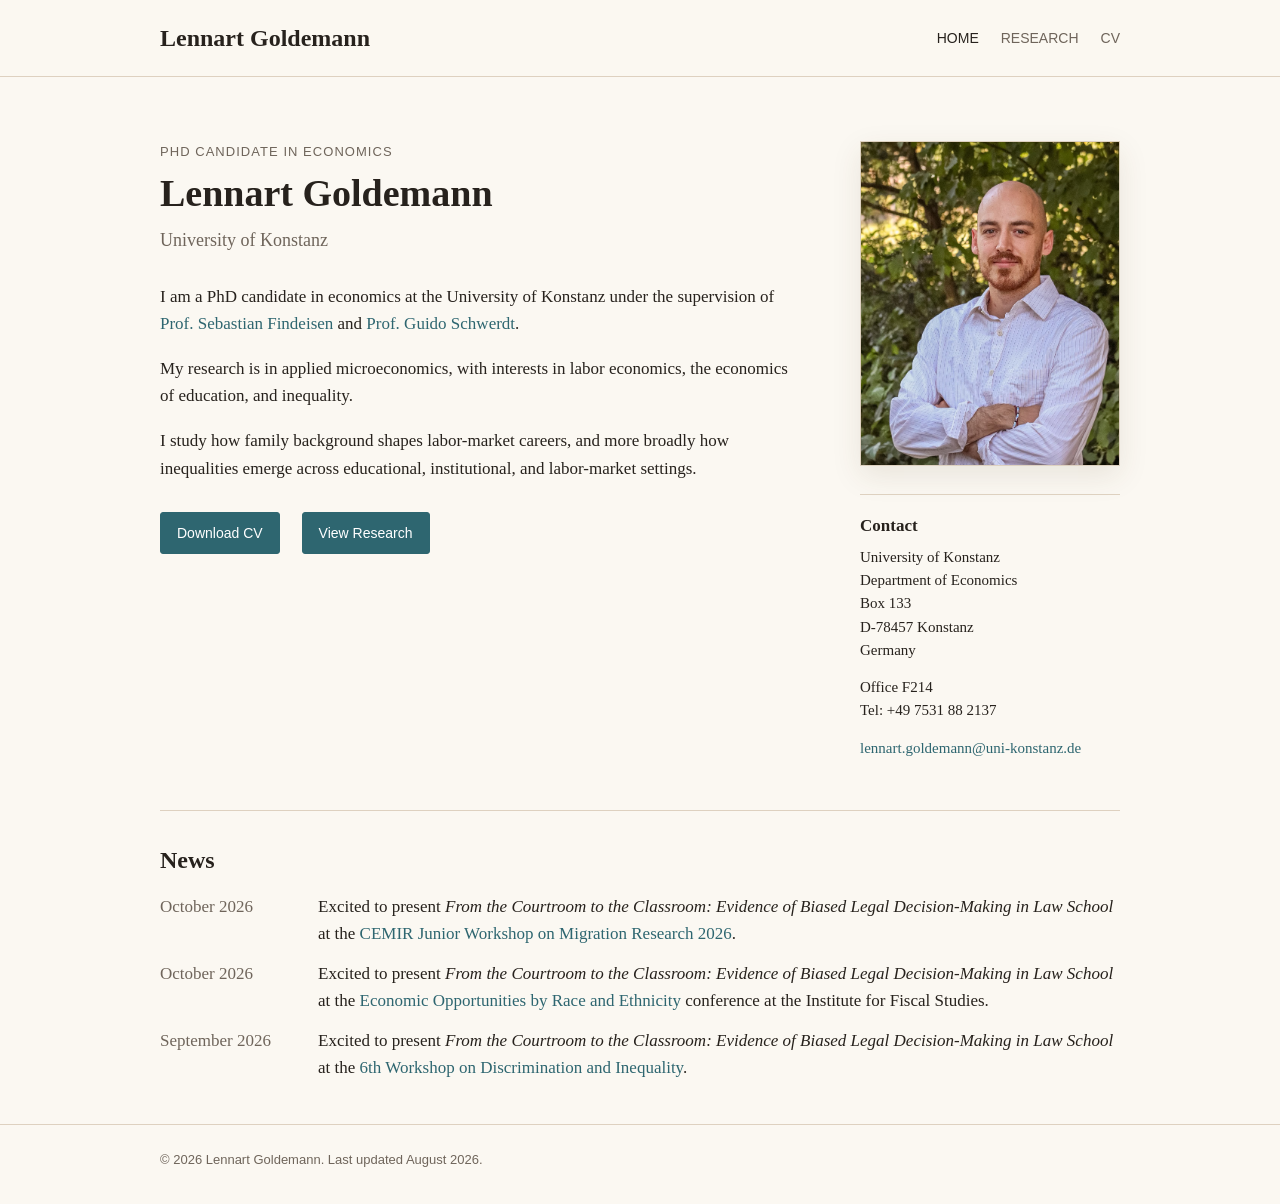
<file: index.html>
<!doctype html>
<html lang="en">
  <head>
    <meta charset="utf-8">
    <meta name="viewport" content="width=device-width, initial-scale=1">
    <title>Lennart Goldemann</title>
    <meta
      name="description"
      content="Personal research website for Lennart Goldemann, PhD candidate in economics."
    >
    <link rel="stylesheet" href="assets/styles.css">
  </head>
  <body>
    <header class="site-header">
      <div class="container header-inner">
        <a class="site-title" href="index.html">Lennart Goldemann</a>
        <nav class="site-nav" aria-label="Main navigation">
          <a href="index.html" aria-current="page">Home</a>
          <a href="research.html">Research</a>
          <a href="assets/CV_Goldemann.pdf">CV</a>
        </nav>
      </div>
    </header>

    <main class="container main-layout">
      <section class="intro" aria-labelledby="intro-heading">
        <!-- Edit the text below with your current title, affiliation, and bio. -->
        <p class="eyebrow">PhD Candidate in Economics</p>
        <h1 id="intro-heading">Lennart Goldemann</h1>
        <p class="position">University of Konstanz</p>

        <p>
          I am a PhD candidate in economics at the University of Konstanz under
          the supervision of
          <a href="https://sebastian-findeisen.com/">Prof. Sebastian Findeisen</a>
          and
          <a href="https://www.wiwi.uni-konstanz.de/schwerdt/personen/prof-dr-guido-schwerdt/">Prof. Guido Schwerdt</a>.
        </p>

        <p>
          My research is in applied microeconomics, with interests in labor
          economics, the economics of education, and inequality.
        </p>

        <p>
          I study how family background shapes labor-market careers, and more
          broadly how inequalities emerge across educational, institutional, and
          labor-market settings.
        </p>

        <div class="action-row" aria-label="Primary links">
          <a class="button" href="assets/CV_Goldemann.pdf">Download CV</a>
          <a class="button" href="research.html">View Research</a>
        </div>
      </section>

      <aside class="profile-card" aria-label="Profile information">
        <figure class="portrait">
          <img
            src="assets/picture_website.jpeg"
            width="400"
            height="400"
            alt="Portrait of Lennart Goldemann"
            onerror="this.closest('.portrait').classList.add('is-missing'); this.remove();"
          >
          <figcaption>Add your photo as <span>assets/picture_website.jpeg</span></figcaption>
        </figure>

        <section class="contact-block" aria-labelledby="contact-heading">
          <h2 id="contact-heading">Contact</h2>
          <p>
            University of Konstanz<br>
            Department of Economics<br>
            Box 133<br>
            D-78457 Konstanz<br>
            Germany
          </p>
          <p>
            Office F214<br>
            Tel: +49 7531 88 2137
          </p>
          <p>
            <a href="mailto:lennart.goldemann@uni-konstanz.de">lennart.goldemann@uni-konstanz.de</a>
          </p>
        </section>
      </aside>
    </main>

    <section class="container page-section" aria-labelledby="news-heading">
      <h2 id="news-heading">News</h2>
      <!-- Add news items here when you have updates to share. -->
      <ul class="news-list">
        <li>
          <time datetime="2026-10-28">October&nbsp;2026</time>
          <span>
            Excited to present <em>From the Courtroom to the Classroom: Evidence
            of Biased Legal Decision-Making in Law School</em> at the
            <a href="https://www.ifo.de/en/cesifo/event/2026-10-28/cemir-junior-workshop-migration-research-2026">CEMIR Junior Workshop on Migration Research 2026</a>.
          </span>
        </li>
        <li>
          <time datetime="2026-10-05">October&nbsp;2026</time>
          <span>
            Excited to present <em>From the Courtroom to the Classroom: Evidence
            of Biased Legal Decision-Making in Law School</em> at the
            <a href="https://ifs.org.uk/events/economic-opportunities-race-and-ethnicity">Economic Opportunities by Race and Ethnicity</a>
            conference at the Institute for Fiscal Studies.
          </span>
        </li>
        <li>
          <time datetime="2026-09">September&nbsp;2026</time>
          <span>
            Excited to present <em>From the Courtroom to the Classroom: Evidence
            of Biased Legal Decision-Making in Law School</em> at the
            <a href="https://theeconomicmisfit.com/2026/03/01/2026-discrimination-and-diversity-workshop/">6th Workshop on Discrimination
            and Inequality</a>.
          </span>
        </li>
      </ul>
    </section>

    <footer class="site-footer">
      <div class="container">
        <p>&copy; 2026 Lennart Goldemann. Last updated August 2026.</p>
      </div>
    </footer>
  </body>
</html>
</file>
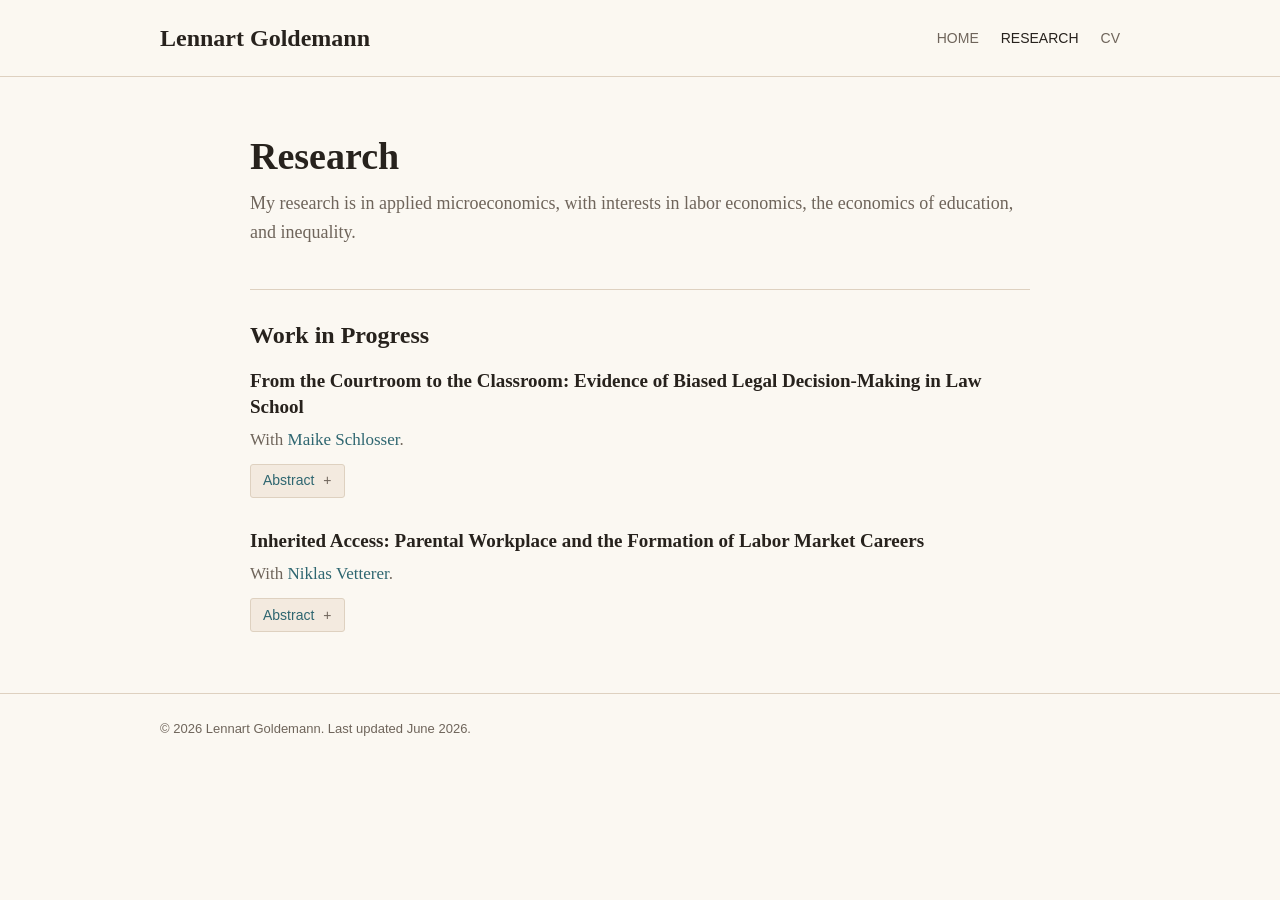
<file: research.html>
<!doctype html>
<html lang="en">
  <head>
    <meta charset="utf-8">
    <meta name="viewport" content="width=device-width, initial-scale=1">
    <title>Lennart Goldemann</title>
    <meta
      name="description"
      content="Research by Lennart Goldemann in economics."
    >
    <link rel="stylesheet" href="assets/styles.css">
  </head>
  <body>
    <header class="site-header">
      <div class="container header-inner">
        <a class="site-title" href="index.html">Lennart Goldemann</a>
        <nav class="site-nav" aria-label="Main navigation">
          <a href="index.html">Home</a>
          <a href="research.html" aria-current="page">Research</a>
          <a href="assets/CV_Goldemann.pdf">CV</a>
        </nav>
      </div>
    </header>

    <main class="container content-page">
      <header class="page-heading">
        <h1>Research</h1>
        <p>
          My research is in applied microeconomics, with interests in labor
          economics, the economics of education, and inequality.
        </p>
      </header>

      <section class="research-section" aria-labelledby="progress-heading">
        <h2 id="progress-heading">Work in Progress</h2>

        <article class="paper">
          <h3>From the Courtroom to the Classroom: Evidence of Biased Legal Decision-Making in Law School</h3>
          <p class="paper-meta">
            With <a href="https://maikeschl.github.io/maikeschl/#">Maike Schlosser</a>.
          </p>
          <details class="abstract">
            <summary>Abstract</summary>
            <p>
              Extensive research documents ethnicity- and gender-based disparities in judicial
              decision-making, a puzzling finding given legal professionals' rigorous training in
              evidence-based reasoning. Whether these disparities originate in professional practice
              or already exist during legal training remains unknown. We address this via a survey
              experiment with about 3,000 law students across 19 German universities. We randomly
              assign students to treatment or control versions of five criminal-law cases in which
              only the main subject's name is varied to signal ethnicity or gender. We find that
              subjects with ethnic-minority names receive significantly harsher, faster, and more
              confident evaluations than those with German-sounding names, while female subjects are
              evaluated more leniently than men; both patterns carry through to sentencing
              recommendations. Effect sizes vary by offense type, and students exhibit in-group
              biases. Critically, bias magnitude does not decline with training, indicating current
              legal education does not correct these disparities and curriculum reform may be needed.
            </p>
          </details>
        </article>

        <article class="paper">
          <h3>Inherited Access: Parental Workplace and the Formation of Labor Market Careers</h3>
          <p class="paper-meta">
            With <a href="https://niklasvetterer.github.io/index.html">Niklas Vetterer</a>.
          </p>
          <details class="abstract">
            <summary>Abstract</summary>
            <p>
              This paper studies how access to the parental workplace affects career trajectories of
              children. The setting is the German vocational training system, where many young workers
              enter the labor market through firm-based apprenticeships. Using matched
              employer-employee administrative data and a novel household-linking algorithm, we
              identify approximately 700,000 children and their parents and examine whether starting
              an apprenticeship at the primary earner's employer improves subsequent labor market
              outcomes. To address endogenous sorting into connected firms, we implement an
              instrumental variables strategy exploiting transitory, firm-specific variation in
              competition among coworkers' children for a limited number of apprenticeship slots.
              Conceptually, we compare children whose parents work at the same firm but who enter the
              labor market in different years. We find that starting at the parent's employer
              increases earnings substantially at labor market entry. One year after apprenticeship
              start, connected entrants earn 15 percent more than comparable non-connected entrants;
              ten years after entry, the earnings advantage remains 11.5 percent. Dynamic estimates
              show that earnings gains are largest shortly after apprenticeship completion and are
              partly driven by access to higher-paying firms, higher retention at the training firm,
              and faster within-firm career progression. Over time, non-connected workers catch up
              through more frequent firm switching, and earnings differences disappear after 15 years.
            </p>
          </details>
        </article>
      </section>
    </main>

    <footer class="site-footer">
      <div class="container">
        <p>&copy; 2026 Lennart Goldemann. Last updated June 2026.</p>
      </div>
    </footer>
  </body>
</html>
</file>
<file: assets/styles.css>
:root {
  --bg: #fbf8f2;
  --text: #27221d;
  --muted: #6f655b;
  --border: #ded1c0;
  --soft: #f3eadf;
  --abstract-bg: #eef0e6;
  --abstract-border: #d3d6c6;
  --link: #2e6670;
  --link-hover: #214b52;
  --max-width: 960px;
}

* {
  box-sizing: border-box;
}

html {
  color-scheme: light;
}

body {
  margin: 0;
  background: var(--bg);
  color: var(--text);
  font-family: Georgia, "Times New Roman", serif;
  font-size: 17px;
  line-height: 1.62;
}

img {
  display: block;
  max-width: 100%;
}

a {
  color: var(--link);
  text-decoration: none;
}

a:hover,
a:focus-visible {
  color: var(--link-hover);
  text-decoration: underline;
}

a:focus-visible {
  outline: 2px solid var(--link);
  outline-offset: 3px;
}

.container {
  width: min(calc(100% - 32px), var(--max-width));
  margin: 0 auto;
}

.site-header {
  border-bottom: 1px solid var(--border);
  background: rgba(251, 248, 242, 0.96);
}

.header-inner {
  display: flex;
  align-items: center;
  justify-content: space-between;
  gap: 24px;
  min-height: 76px;
}

.site-title {
  color: var(--text);
  font-size: 24px;
  font-weight: 700;
  line-height: 1.2;
}

.site-title:hover,
.site-title:focus-visible {
  color: var(--text);
  text-decoration: none;
}

.site-nav {
  display: flex;
  align-items: center;
  gap: 22px;
  font-family: Arial, Helvetica, sans-serif;
  font-size: 14px;
  letter-spacing: 0;
  text-transform: uppercase;
}

.site-nav a {
  color: var(--muted);
}

.site-nav a[aria-current="page"],
.site-nav a:hover,
.site-nav a:focus-visible {
  color: var(--text);
}

.main-layout {
  display: grid;
  grid-template-columns: minmax(0, 1fr) 260px;
  gap: 56px;
  padding: 64px 0 36px;
}

.intro {
  max-width: 660px;
}

.eyebrow {
  margin: 0 0 10px;
  color: var(--muted);
  font-family: Arial, Helvetica, sans-serif;
  font-size: 13px;
  letter-spacing: 0.08em;
  text-transform: uppercase;
}

h1,
h2,
h3,
p {
  margin-top: 0;
}

h1 {
  margin-bottom: 10px;
  font-size: 38px;
  line-height: 1.15;
}

h2 {
  margin-bottom: 18px;
  font-size: 24px;
  line-height: 1.25;
}

h3 {
  margin-bottom: 7px;
  font-size: 19px;
  line-height: 1.35;
}

.position {
  margin-bottom: 28px;
  color: var(--muted);
  font-size: 18px;
}

.action-row {
  display: flex;
  flex-wrap: wrap;
  align-items: center;
  gap: 16px 22px;
  margin-top: 30px;
}

.button {
  display: inline-flex;
  align-items: center;
  justify-content: center;
  min-height: 42px;
  padding: 9px 16px;
  border: 1px solid var(--link);
  border-radius: 3px;
  background: var(--link);
  color: #fff;
  font-family: Arial, Helvetica, sans-serif;
  font-size: 14px;
  line-height: 1.2;
}

.button:hover,
.button:focus-visible {
  background: var(--link-hover);
  color: #fff;
  text-decoration: none;
}

.text-link {
  font-family: Arial, Helvetica, sans-serif;
  font-size: 14px;
}

.profile-card {
  align-self: start;
}

.portrait {
  margin: 0 0 28px;
  border: 1px solid var(--border);
  background: var(--soft);
  box-shadow: 0 10px 28px rgba(82, 58, 34, 0.1);
}

.portrait img {
  width: 100%;
  height: auto;
  aspect-ratio: 4 / 5;
  object-fit: cover;
}

.portrait figcaption {
  display: none;
  min-height: 220px;
  padding: 24px;
  color: var(--muted);
  place-items: center;
  text-align: center;
}

.portrait.is-missing figcaption {
  display: grid;
}

.portrait figcaption span {
  display: block;
  margin-top: 6px;
  color: var(--text);
  font-family: Arial, Helvetica, sans-serif;
  font-size: 13px;
}

.contact-block {
  border-top: 1px solid var(--border);
  padding-top: 20px;
  font-size: 15px;
  line-height: 1.55;
}

.contact-block h2 {
  margin-bottom: 10px;
  font-size: 17px;
}

.contact-block p {
  margin-bottom: 14px;
}

.page-section {
  border-top: 1px solid var(--border);
  padding: 34px 0 42px;
}

.news-list {
  display: grid;
  gap: 12px;
  margin: 0;
  padding: 0;
  list-style: none;
}

.news-list li {
  display: grid;
  grid-template-columns: minmax(140px, max-content) minmax(0, 1fr);
  gap: 18px;
}

.news-list time,
.paper-meta,
.site-footer {
  color: var(--muted);
}

.news-list time {
  white-space: nowrap;
}

.content-page {
  max-width: 780px;
  padding: 58px 0 48px;
}

.page-heading {
  margin-bottom: 42px;
}

.page-heading p {
  color: var(--muted);
  font-size: 18px;
}

.research-section {
  border-top: 1px solid var(--border);
  padding-top: 30px;
  margin-top: 34px;
}

.paper {
  margin-bottom: 30px;
}

.paper:last-child {
  margin-bottom: 0;
}

.paper p {
  margin-bottom: 10px;
}

.abstract {
  margin: 8px 0 13px;
}

.abstract[open] {
  padding: 10px 14px 2px;
  border: 1px solid var(--abstract-border);
  border-radius: 4px;
  background: var(--abstract-bg);
}

.abstract summary {
  display: inline-flex;
  align-items: center;
  min-height: 34px;
  padding: 6px 12px;
  border: 1px solid var(--border);
  border-radius: 3px;
  background: var(--soft);
  color: var(--link);
  cursor: pointer;
  font-family: Arial, Helvetica, sans-serif;
  font-size: 14px;
  line-height: 1.2;
  list-style: none;
}

.abstract summary::-webkit-details-marker {
  display: none;
}

.abstract summary::after {
  content: "+";
  margin-left: 9px;
  color: var(--muted);
}

.abstract[open] summary::after {
  content: "-";
}

.abstract summary:hover,
.abstract summary:focus-visible {
  border-color: var(--link);
  color: var(--link-hover);
}

.abstract p {
  margin: 12px 0 14px;
  color: var(--text);
}

.paper-links {
  display: flex;
  flex-wrap: wrap;
  gap: 10px 16px;
  font-family: Arial, Helvetica, sans-serif;
  font-size: 14px;
}

.site-footer {
  border-top: 1px solid var(--border);
  padding: 24px 0 34px;
  font-family: Arial, Helvetica, sans-serif;
  font-size: 13px;
}

.site-footer p {
  margin: 0;
}

@media (max-width: 760px) {
  body {
    font-size: 16px;
  }

  .header-inner {
    align-items: flex-start;
    flex-direction: column;
    gap: 12px;
    padding: 18px 0;
  }

  .site-nav {
    flex-wrap: wrap;
    gap: 12px 18px;
  }

  .main-layout {
    grid-template-columns: 1fr;
    gap: 34px;
    padding-top: 42px;
  }

  h1 {
    font-size: 32px;
  }

  .profile-card {
    max-width: 320px;
  }

  .news-list li {
    grid-template-columns: 1fr;
    gap: 2px;
  }
}
</file>
